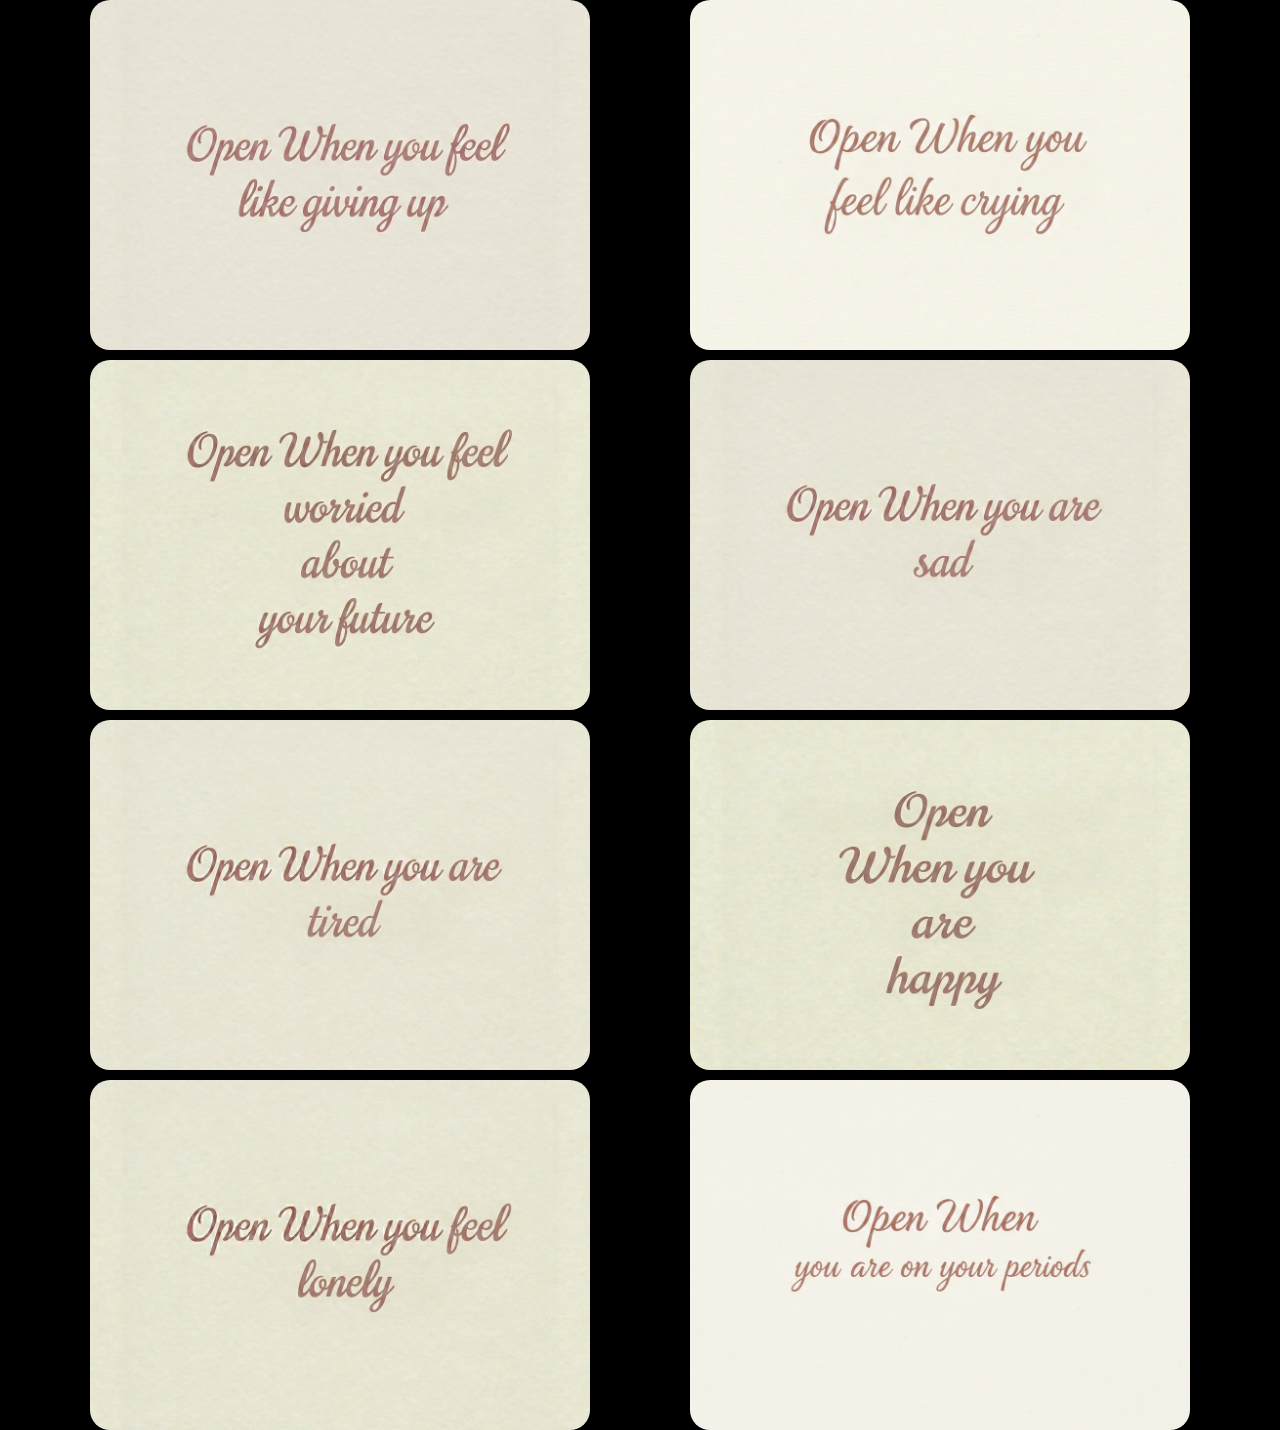
<file: index.html>
<!DOCTYPE html>
<html lang="en">
<head>
    <meta charset="UTF-8">
    <meta name="viewport" content="width=device-width, initial-scale=1.0">
    <title>Document</title>
    <link rel="stylesheet" href="./style.css">
</head>
<body>
   <main>
      <div class="card">
        <img src="1772184382899.png" alt="open when you feel like giving up">
        <div class="bottom">
        </div>
        <div class="letter">
            <div class="lettercontent">
                <h3>Hey Love!</h3>
                <a href="./giving.html" target="_blank">
                <button>Click Here</button>
            </a>
            </div>
        </div>
      </div>








      <div class="card">
        <img src="1772184414930.png" alt="Open when you feel like crying">
        <div class="bottom">
            
        </div>
        <div class="letter">
            <div class="lettercontent">
                <h3>Hey Love!</h3>
                <a href="./crying.html" target="_blank">
                <button>Click Here</button>
            </a>
                
            </div>
        </div>
      </div>







      <div class="card">
        <img src="1772184316194.png" alt="Open when you feel worried about your future">
        <div class="bottom">
            
        </div>
        <div class="letter">
            <div class="lettercontent">
                <h3>Hey Love!</h3>
                <a href="./worried.html" target="_blank">
                <button>Click Here</button>
            </a>
                
            </div>
        </div>
      </div>







      <div class="card">
        <img src="1772184363094.png" alt="open when you are sad">
        <div class="bottom">
           
        </div>
        <div class="letter">
            <div class="lettercontent">
                <h3>Hey Love!</h3>
                <a href="./sad.html" target="_blank">
                    <button>Click Here</button>
                </a>
            </div>
        </div>
      </div>






      <div class="card">
        <img src="1772184347523.png" alt="open when you are tired">
        <div class="bottom">
          
        </div>
        <div class="letter">
            <div class="lettercontent">
                <h3>Hey Love!</h3>
                <a href="./tired.html" target="_blank">
                    <button>Click Here</button>
                </a>
            </div>
        </div>
      </div>






      <div class="card">
        <img src="1772185544866.png" alt="open when you are happy">
        <div class="bottom">
        </div>
        <div class="letter">
            <div class="lettercontent">
                <h3>Hey Love!</h3>
                <a href="./happy.html" target="_blank">
                    <button>Click Here</button>
                </a>
            </div>
        </div>
      </div>





      <div class="card">
        <img src="1772184332953.png" alt="open when you feel lonely">
        <div class="bottom">
        </div>
        <div class="letter">
            <div class="lettercontent">
                <h3>Hey Love!</h3>
                <a href="./lonely.html">
                    <button>Click Here</button>
                </a>
            </div>
        </div>
      </div>

      <div class="card">
        <img src="Gemini_Generated_Image_ongn16ongn16ongn.png" alt="open when you are on your period">
        <div class="bottom">
        </div>
        <div class="letter">
            <div class="lettercontent">
                <h3>Hey Love!</h3>
                <a href="./period.html" target="_blank">
                    <button>Click Here</button>
                </a>
            </div>
        </div>
      </div>

     
    
    
    

   </main>
</body>

</html>
</file>
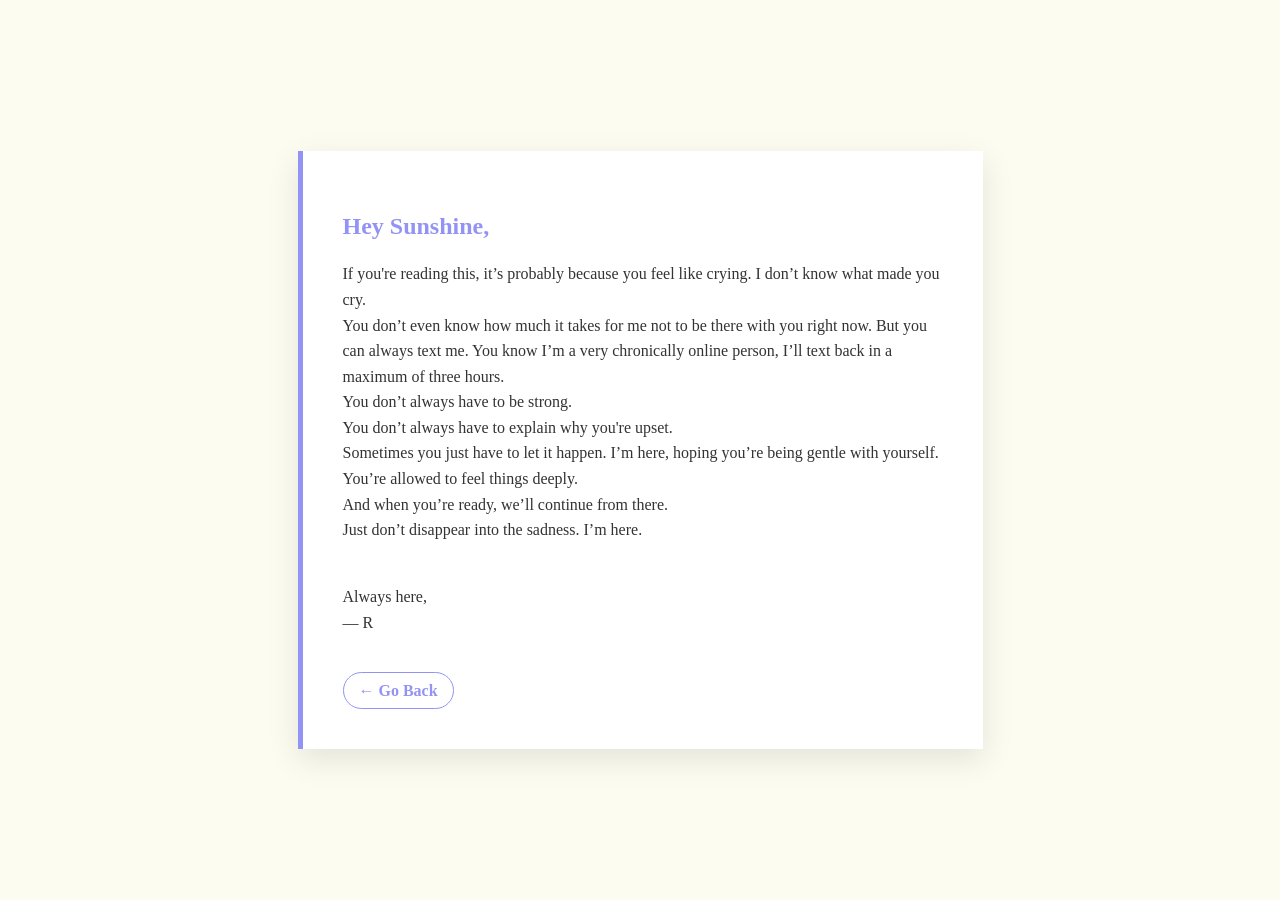
<file: crying.html>
<!DOCTYPE html>
<html lang="en">
<head>
    <meta charset="UTF-8">
    <meta name="viewport" content="width=device-width, initial-scale=1.0">
    <title>A Letter for You</title>
    <style>
        body {
            background-color: #fdfcf0; /* Paper-like color */
            display: flex;
            justify-content: center;
            align-items: center;
            min-height: 100vh;
            margin: 0;
            font-family: 'Georgia', serif;
        }
        .letter-paper {
            background: white;
            width: 80%;
            max-width: 600px;
            padding: 40px;
            box-shadow: 0 10px 30px rgba(0,0,0,0.1);
            border-left: 5px solid rgb(147, 147, 245); /* Matches your button color */
            line-height: 1.6;
            color: #333;
        }
        h1 { color: rgb(147, 147, 245); font-size: 1.5rem; }
        .back-btn {
            display: inline-block;
            margin-top: 20px;
            text-decoration: none;
            color: rgb(147, 147, 245);
            font-weight: bold;
            border: 1px solid rgb(147, 147, 245);
            padding: 5px 15px;
            border-radius: 20px;
        }
    </style>
</head>
<body>
    <div class="letter-paper">
        <h1>Hey Sunshine,</h1>
        <p>
            If you're reading this, it’s probably because you feel like crying.
I don’t know what made you cry. <br>
You don’t even know how much it takes for me not to be there with you right now.
But you can always text me. You know I’m a very chronically online person, I’ll text back in a maximum of three hours. <br>
You don’t always have to be strong. <br>
You don’t always have to explain why you're upset. <br>
Sometimes you just have to let it happen.
I’m here, hoping you’re being gentle with yourself.
You’re allowed to feel things deeply. <br>
And when you’re ready, we’ll continue from there. <br>
Just don’t disappear into the sadness.
I’m here.
            <br><br>
          
        </p>
        <p>Always here,<br>— R</p>
        
        <a href="index.html" class="back-btn">← Go Back</a>
    </div>
</body>
</html>
</file>
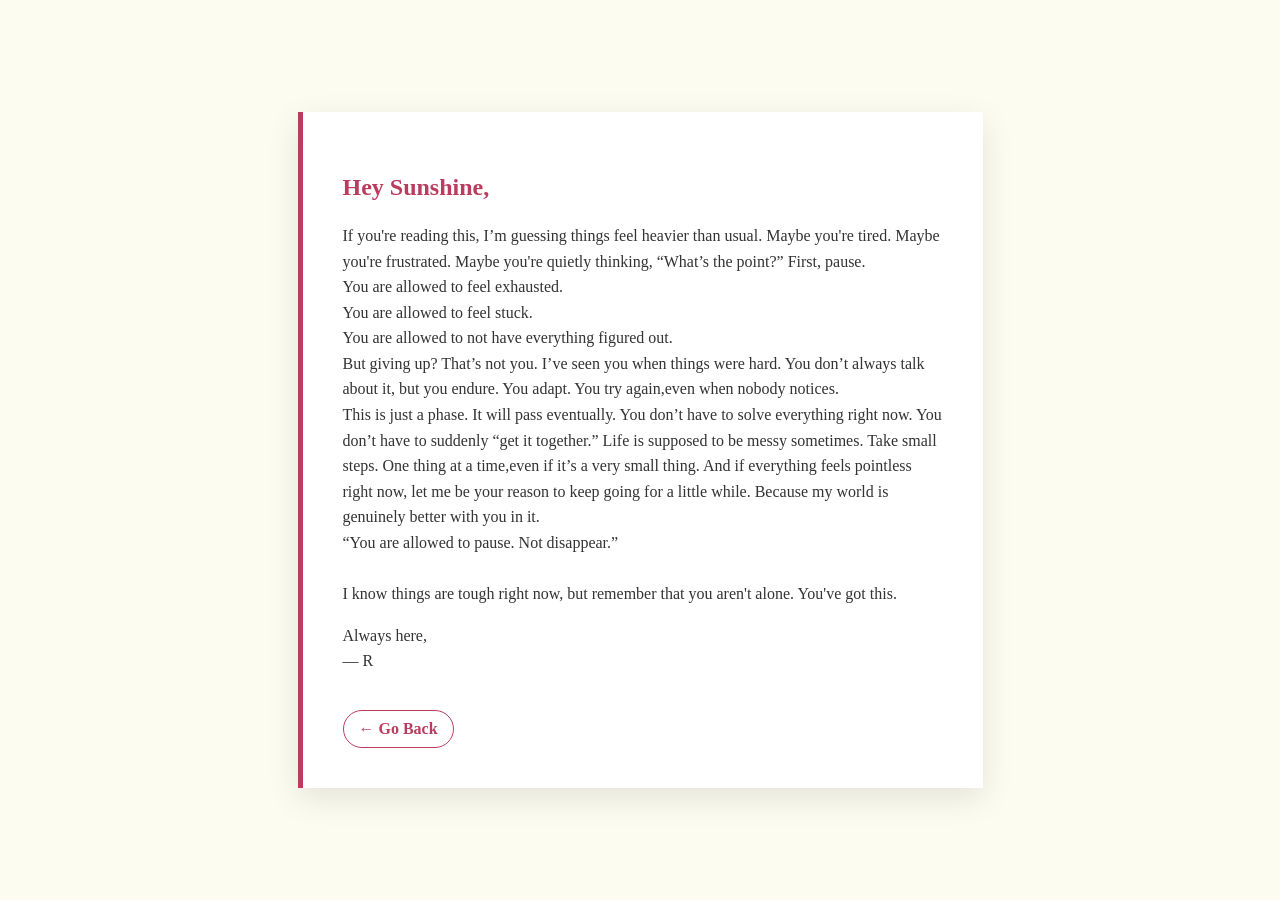
<file: giving.html>
<!DOCTYPE html>
<html lang="en">
<head>
    <meta charset="UTF-8">
    <meta name="viewport" content="width=device-width, initial-scale=1.0">
    <title>A Letter for You</title>
    <style>
        body {
            background-color: #fdfcf0; /* Paper-like color */
            display: flex;
            justify-content: center;
            align-items: center;
            min-height: 100vh;
            margin: 0;
            font-family: 'Georgia', serif;
        }
        .letter-paper {
            background: white;
            width: 80%;
            max-width: 600px;
            padding: 40px;
            box-shadow: 0 10px 30px rgba(0,0,0,0.1);
            border-left: 5px solid #bb3c5e; /* Matches your button color */
            line-height: 1.6;
            color: #333;
        }
        h1 { color: #bb3c5e; font-size: 1.5rem; }
        .back-btn {
            display: inline-block;
            margin-top: 20px;
            text-decoration: none;
            color: #bb3c5e;
            font-weight: bold;
            border: 1px solid #bb3c5e;
            padding: 5px 15px;
            border-radius: 20px;
        }
    </style>
</head>
<body>
    <div class="letter-paper">
        <h1>Hey Sunshine,</h1>
        <p>
        
If you're reading this, I’m guessing things feel heavier than usual.
Maybe you're tired. Maybe you're frustrated. Maybe you're quietly thinking, “What’s the point?”
First, pause. <br>
You are allowed to feel exhausted. <br>
You are allowed to feel stuck. <br>
You are allowed to not have everything figured out. <br>
But giving up? That’s not you.
I’ve seen you when things were hard. You don’t always talk about it, but you endure. You adapt. You try again,even when nobody notices. <br>
This is just a phase. It will pass eventually.
You don’t have to solve everything right now.
You don’t have to suddenly “get it together.”
Life is supposed to be messy sometimes.
Take small steps. One thing at a time,even if it’s a very small thing.
And if everything feels pointless right now, let me be your reason to keep going for a little while.
Because my world is genuinely better with you in it.
<br>
“You are allowed to pause. Not disappear.”
            <br><br>
            I know things are tough right now, but remember that you aren't alone. 
            You've got this.
        </p>
        <p>Always here,<br>— R</p>
        
        <a href="index.html" class="back-btn">← Go Back</a>
    </div>
</body>
</html>
</file>
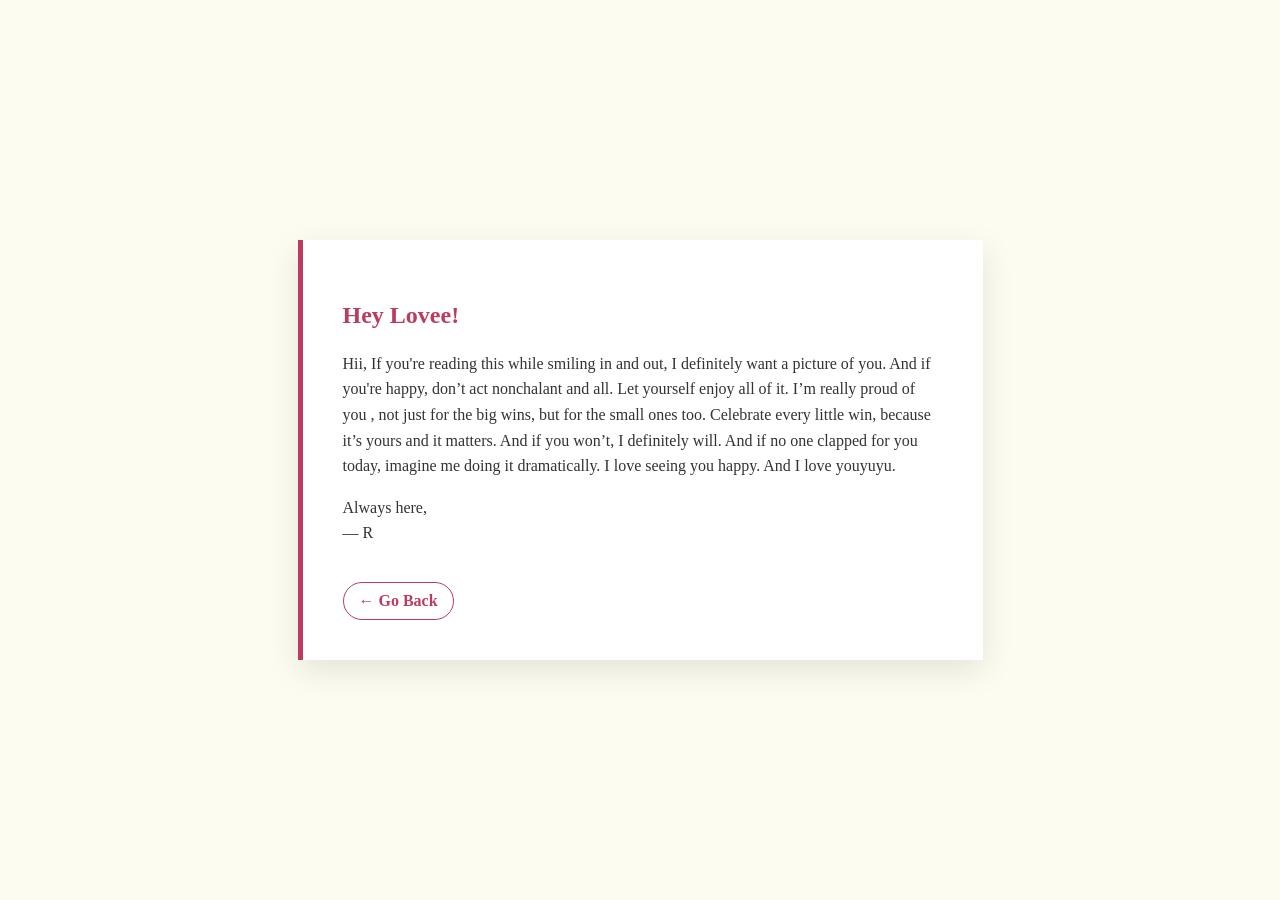
<file: happy.html>
<!DOCTYPE html>
<html lang="en">
<head>
    <meta charset="UTF-8">
    <meta name="viewport" content="width=device-width, initial-scale=1.0">
    <title>A Letter for You</title>
    <style>
        body {
            background-color: #fdfcf0; /* Paper-like color */
            display: flex;
            justify-content: center;
            align-items: center;
            min-height: 100vh;
            margin: 0;
            font-family: 'Georgia', serif;
        }
        .letter-paper {
            background: white;
            width: 80%;
            max-width: 600px;
            padding: 40px;
            box-shadow: 0 10px 30px rgba(0,0,0,0.1);
            border-left: 5px solid #bb3c5e; /* Matches your button color */
            line-height: 1.6;
            color: #333;
        }
        h1 { color: #bb3c5e; font-size: 1.5rem; }
        .back-btn {
            display: inline-block;
            margin-top: 20px;
            text-decoration: none;
            color: #bb3c5e;
            font-weight: bold;
            border: 1px solid ;
            padding: 5px 15px;
            border-radius: 20px;
        }
    </style>
</head>
<body>
    <div class="letter-paper">
        <h1>Hey Lovee!</h1>
        <p>
            Hii,
            If you're reading this while smiling in and out, I definitely want a picture of you.
            And if you're happy, don’t act nonchalant and all. Let yourself enjoy all of it.
            I’m really proud of you , not just for the big wins, but for the small ones too.
            Celebrate every little win, because it’s yours and it matters. And if you won’t, I definitely will.
            And if no one clapped for you today, imagine me doing it dramatically.
            I love seeing you happy.
            And I love youyuyu.
        </p>
        <p>Always here,<br>— R</p>
        
        <a href="index.html" class="back-btn">← Go Back</a>
    </div>
</body>
</html>
</file>
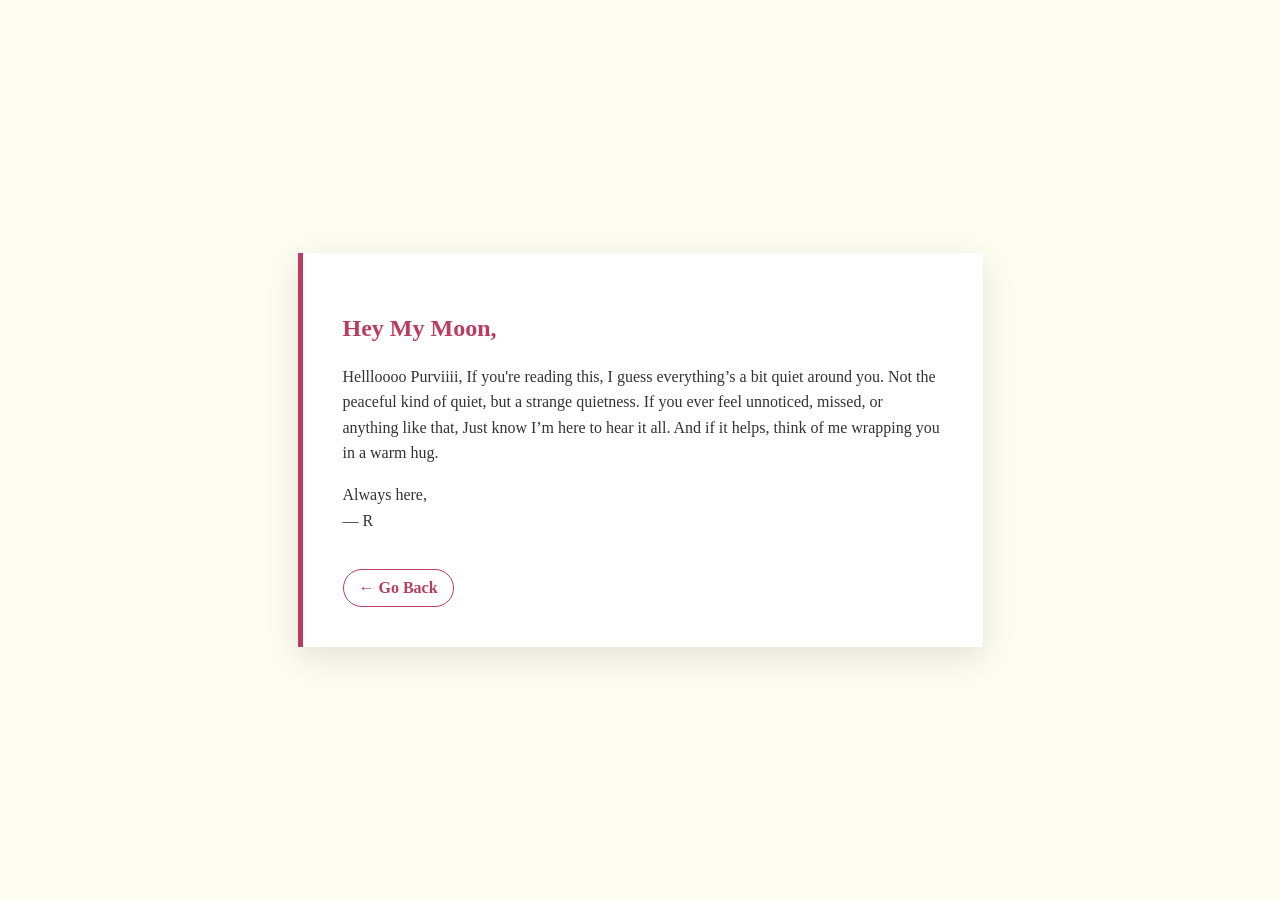
<file: lonely.html>
<!DOCTYPE html>
<html lang="en">
<head>
    <meta charset="UTF-8">
    <meta name="viewport" content="width=device-width, initial-scale=1.0">
    <title>A Letter for You</title>
    <style>
        body {
            background-color: #fdfcf0; /* Paper-like color */
            display: flex;
            justify-content: center;
            align-items: center;
            min-height: 100vh;
            margin: 0;
            font-family: 'Georgia', serif;
        }
        .letter-paper {
            background: white;
            width: 80%;
            max-width: 600px;
            padding: 40px;
            box-shadow: 0 10px 30px rgba(0,0,0,0.1);
            border-left: 5px solid #bb3c5e; /* Matches your button color */
            line-height: 1.6;
            color: #333;
        }
        h1 { color: #bb3c5e; font-size: 1.5rem; }
        .back-btn {
            display: inline-block;
            margin-top: 20px;
            text-decoration: none;
            color: #bb3c5e;
            font-weight: bold;
            border: 1px solid #bb3c5e;
            padding: 5px 15px;
            border-radius: 20px;
        }
    </style>
</head>
<body>
    <div class="letter-paper">
        <h1>Hey My Moon,</h1>
        <p>
            Hellloooo Purviiii,
If you're reading this, I guess everything’s a bit quiet around you.
Not the peaceful kind of quiet, but a strange quietness.
If you ever feel unnoticed, missed, or anything like that,
Just know I’m here to hear it all.
And if it helps, think of me wrapping you in a warm hug.
        </p>
        <p>Always here,<br>— R</p>
        
        <a href="index.html" class="back-btn">← Go Back</a>
    </div>
</body>
</html>
</file>
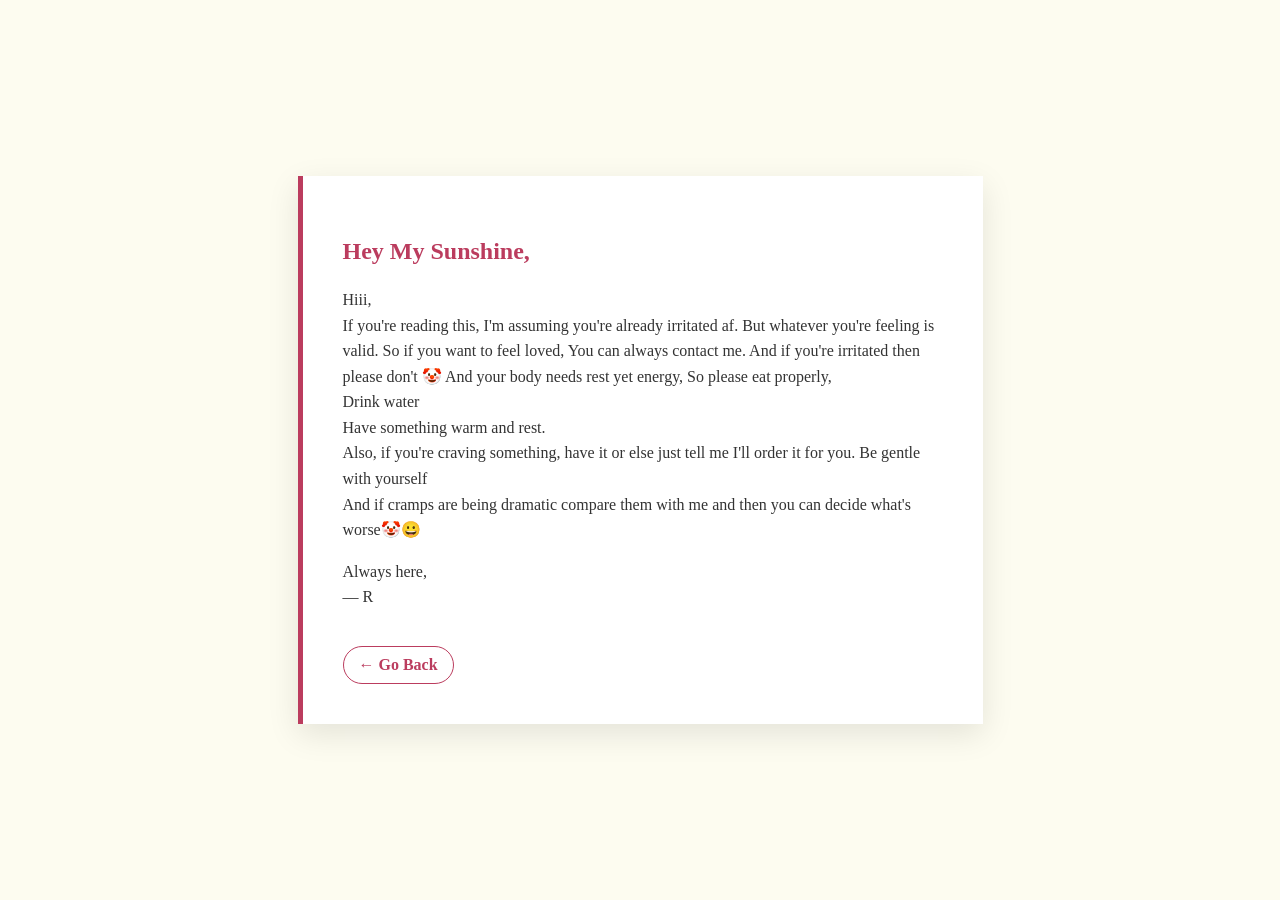
<file: period.html>
<!DOCTYPE html>
<html lang="en">
<head>
    <meta charset="UTF-8">
    <meta name="viewport" content="width=device-width, initial-scale=1.0">
    <title>A Letter for You</title>
    <style>
        body {
            background-color: #fdfcf0; /* Paper-like color */
            display: flex;
            justify-content: center;
            align-items: center;
            min-height: 100vh;
            margin: 0;
            font-family: 'Georgia', serif;
        }
        .letter-paper {
            background: white;
            width: 80%;
            max-width: 600px;
            padding: 40px;
            box-shadow: 0 10px 30px rgba(0,0,0,0.1);
            border-left: 5px solid #bb3c5e; /* Matches your button color */
            line-height: 1.6;
            color: #333;
        }
        h1 { color: #bb3c5e; font-size: 1.5rem; }
        .back-btn {
            display: inline-block;
            margin-top: 20px;
            text-decoration: none;
            color: #bb3c5e;
            font-weight: bold;
            border: 1px solid #bb3c5e;
            padding: 5px 15px;
            border-radius: 20px;
        }
    </style>
</head>
<body>
    <div class="letter-paper">
        <h1>Hey My Sunshine,</h1>
        <p>
            Hiii, <br>
If you're reading this, I'm assuming you're already irritated af.
But whatever you're feeling is valid.
So if you want to feel loved,
You can always contact me.
And if you're irritated then please don't 🤡
And your body needs rest yet energy,
So please eat properly, <br>
Drink water <br>
Have something warm and rest. <br>
Also, if you're craving something, have it or else just tell me I'll order it for you.
Be gentle with yourself <br>
And if cramps are being dramatic compare them with me and then you can decide what's worse🤡😀
        </p>
        <p>Always here,<br>— R</p>
        
        <a href="index.html" class="back-btn">← Go Back</a>
    </div>



</body>
</html>
</file>
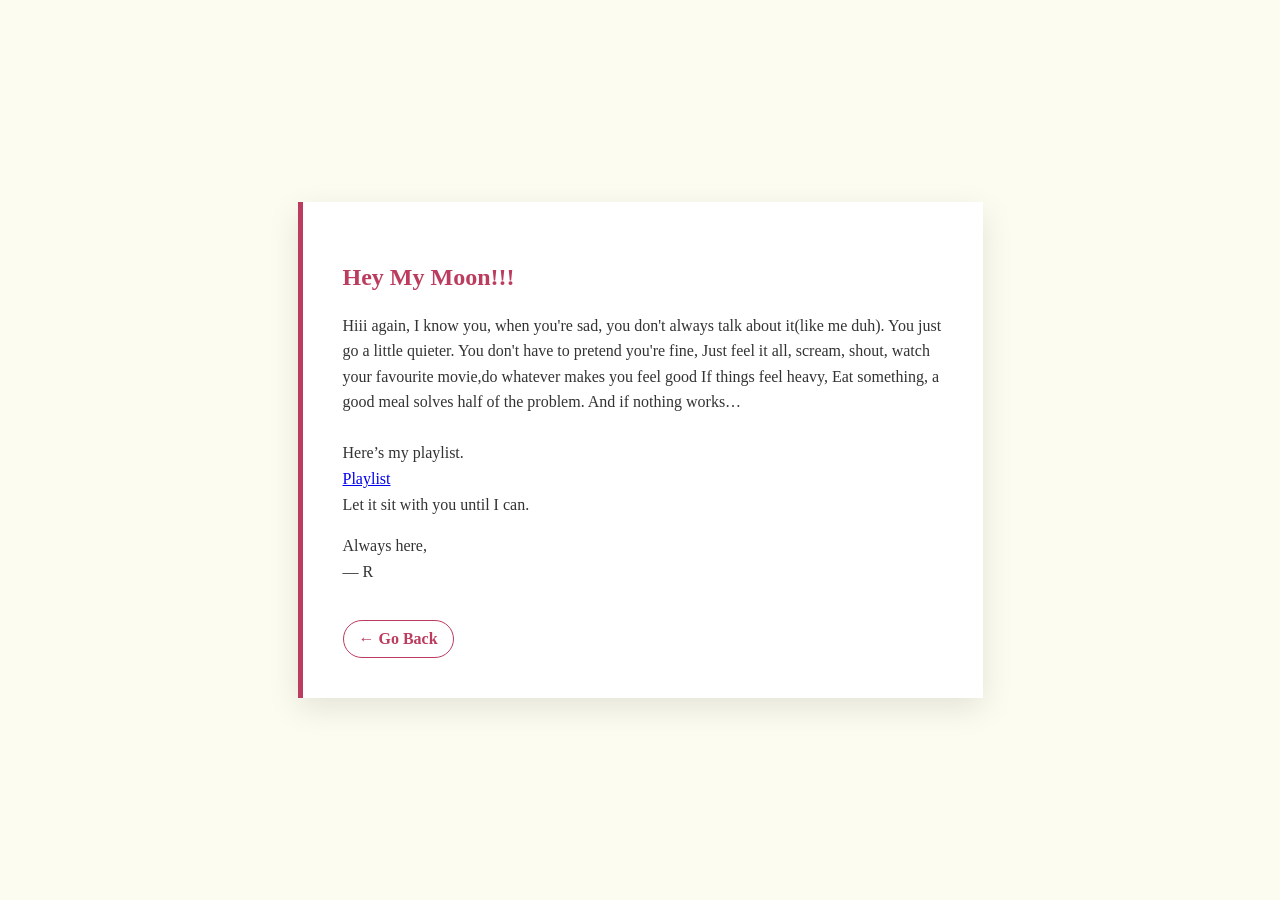
<file: sad.html>
<!DOCTYPE html>
<html lang="en">
<head>
    <meta charset="UTF-8">
    <meta name="viewport" content="width=device-width, initial-scale=1.0">
    <title>A Letter for You</title>
    <style>
        body {
            background-color: #fdfcf0; /* Paper-like color */
            display: flex;
            justify-content: center;
            align-items: center;
            min-height: 100vh;
            margin: 0;
            font-family: 'Georgia', serif;
        }
        .letter-paper {
            background: white;
            width: 80%;
            max-width: 600px;
            padding: 40px;
            box-shadow: 0 10px 30px rgba(0,0,0,0.1);
            border-left: 5px solid #bb3c5e; /* Matches your button color */
            line-height: 1.6;
            color: #333;
        }
        h1 { color: #bb3c5e; font-size: 1.5rem; }
        .back-btn {
            display: inline-block;
            margin-top: 20px;
            text-decoration: none;
            color: #bb3c5e;
            font-weight: bold;
            border: 1px solid #bb3c5e;
            padding: 5px 15px;
            border-radius: 20px;
        }
    </style>
</head>
<body>
    <div class="letter-paper">
        <h1>Hey My Moon!!!</h1>
        <p>
            Hiii again,
I know you, when you're sad, you don't always talk about it(like me duh). You just go a little quieter.
You don't have to pretend you're fine,
Just feel it all, scream, shout, watch your favourite movie,do whatever makes you feel good
If things feel heavy,
Eat something, a good meal solves half of the problem.
And if nothing works…


            <br><br>
            Here’s my playlist. <br>
            <a href="https://open.spotify.com/playlist/7nxQP5IW3MqihU1ojV6U3D?si=4c6b22053d464459" target="_blank" >Playlist</a> <br>
            
            Let it sit with you until I can.
        </p>
        <p>Always here,<br>— R</p>
        
        <a href="index.html" class="back-btn">← Go Back</a>
    </div>
</body>
</html>
</file>
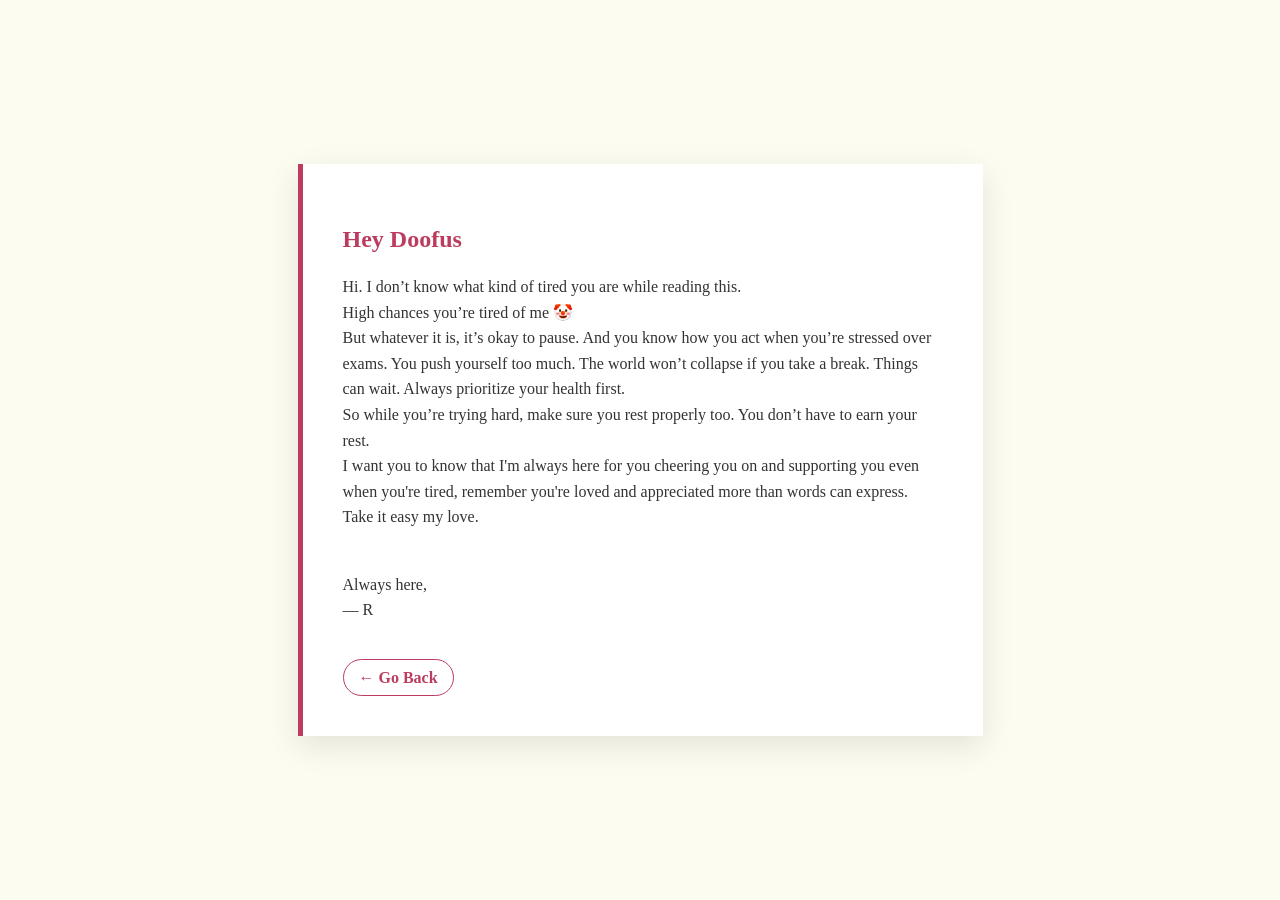
<file: tired.html>
<!DOCTYPE html>
<html lang="en">
<head>
    <meta charset="UTF-8">
    <meta name="viewport" content="width=device-width, initial-scale=1.0">
    <title>A Letter for You</title>
    <style>
        body {
            background-color: #fdfcf0; /* Paper-like color */
            display: flex;
            justify-content: center;
            align-items: center;
            min-height: 100vh;
            margin: 0;
            font-family: 'Georgia', serif;
        }
        .letter-paper {
            background: white;
            width: 80%;
            max-width: 600px;
            padding: 40px;
            box-shadow: 0 10px 30px rgba(0,0,0,0.1);
            border-left: 5px solid #bb3c5e; /* Matches your button color */
            line-height: 1.6;
            color: #333;
        }
        h1 { color: #bb3c5e; font-size: 1.5rem; }
        .back-btn {
            display: inline-block;
            margin-top: 20px;
            text-decoration: none;
            color: #bb3c5e;
            font-weight: bold;
            border: 1px solid #bb3c5e;
            padding: 5px 15px;
            border-radius: 20px;
        }
    </style>
</head>
<body>
    <div class="letter-paper">
        <h1>Hey Doofus</h1>
        <p>
            Hi.
I don’t know what kind of tired you are while reading this. <br>
High chances you’re tired of me 🤡 <br>
But whatever it is, it’s okay to pause.
And you know how you act when you’re stressed over exams. You push yourself too much.
The world won’t collapse if you take a break. Things can wait.
Always prioritize your health first. <br>
So while you’re trying hard, make sure you rest properly too.
You don’t have to earn your rest. <br>
I want you to know that I'm always here for you cheering you on and supporting you even when you're tired, remember you're loved and appreciated more than words can express.
Take it easy my love.
            <br><br>
            </p>
        
        <p>Always here,<br>— R</p>
        
        <a href="index.html" class="back-btn">← Go Back</a>
    </div>
</body>
</html>
</file>
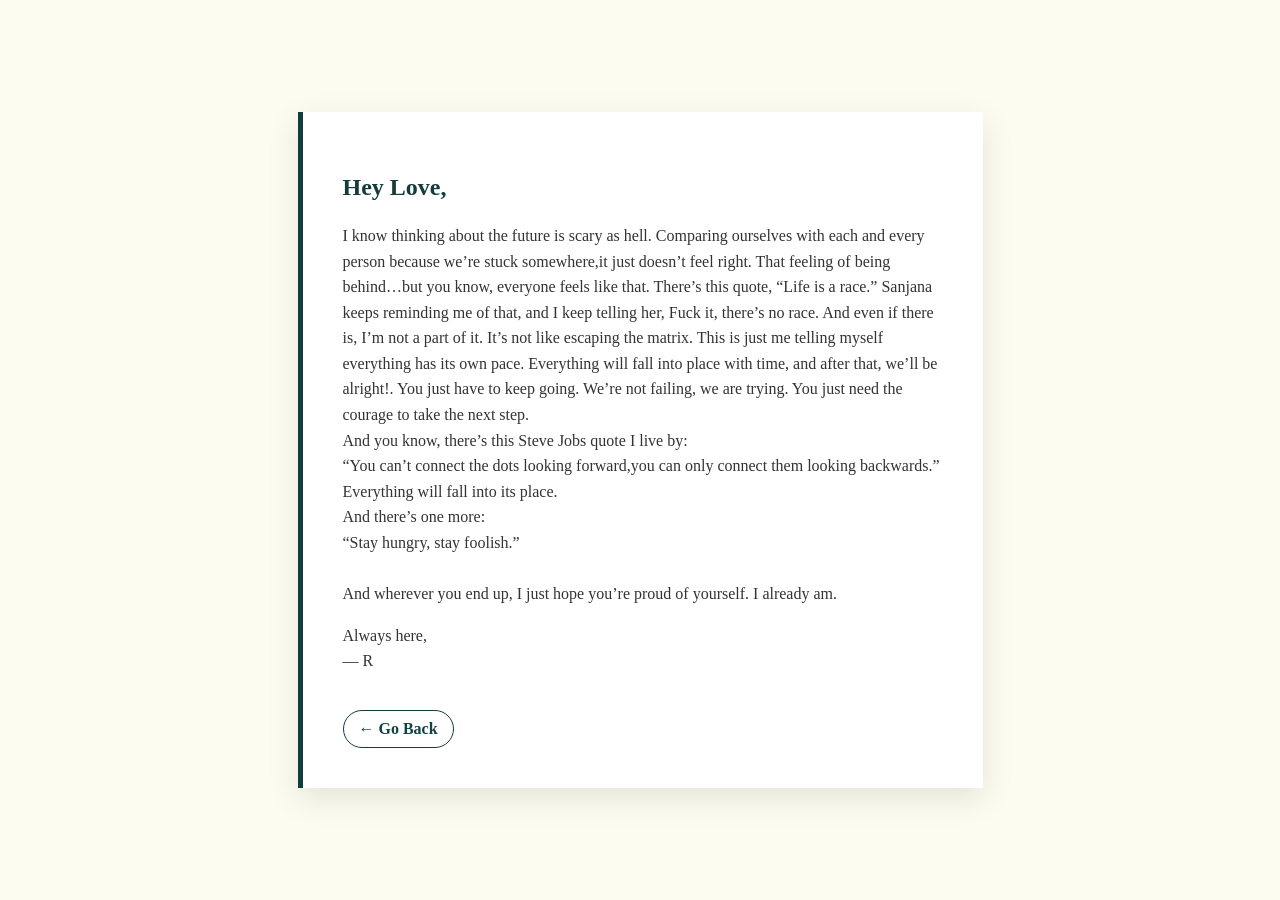
<file: worried.html>
<!DOCTYPE html>
<html lang="en">
<head>
    <meta charset="UTF-8">
    <meta name="viewport" content="width=device-width, initial-scale=1.0">
    <title>A Letter for You</title>
    <style>
        body {
            background-color: #fdfcf0; /* Paper-like color */
            display: flex;
            justify-content: center;
            align-items: center;
            min-height: 100vh;
            margin: 0;
            font-family: 'Georgia', serif;
        }
        .letter-paper {
            background: white;
            width: 80%;
            max-width: 600px;
            padding: 40px;
            box-shadow: 0 10px 30px rgba(0,0,0,0.1);
            border-left: 5px solid rgb(17, 61, 61); /* Matches your button color */
            line-height: 1.6;
            color: #333;
        }
        h1 { color: rgb(21, 60, 60); font-size: 1.5rem; }
        .back-btn {
            display: inline-block;
            margin-top: 20px;
            text-decoration: none;
            color: rgb(17, 66, 66);
            font-weight: bold;
            border: 1px solid rgb(17, 61, 61);
            padding: 5px 15px;
            border-radius: 20px;
        }
    </style>
</head>
<body>
    <div class="letter-paper">
        <h1>Hey Love,</h1>
        <p>
            I know thinking about the future is scary as hell.
Comparing ourselves with each and every person because we’re stuck somewhere,it just doesn’t feel right.
That feeling of being behind…but you know, everyone feels like that. There’s this quote, “Life is a race.” Sanjana keeps reminding me of that, and I keep telling her, Fuck it, there’s no race. And even if there is, I’m not a part of it.
It’s not like escaping the matrix. This is just me telling myself everything has its own pace. Everything will fall into place with time, and after that, we’ll be alright!.
You just have to keep going.
We’re not failing, we are trying.
You just need the courage to take the next step. <br>
And you know, there’s this Steve Jobs quote I live by: <br>
“You can’t connect the dots looking forward,you can only connect them looking backwards.”
<br>
Everything will fall into its place.
<br>
And there’s one more:
<br>
“Stay hungry, stay foolish.”

            <br><br>
            And wherever you end up, I just hope you’re proud of yourself.
I already am.
        </p>
        <p>Always here,<br>— R</p>
        
        <a href="index.html" class="back-btn">← Go Back</a>
    </div>
</body>
</html>
</file>
<file: style.css>
*{
  margin: 0;
  padding: 0;
  box-sizing: border-box;
}
html, body { height: 100%;
width: 100%;}



main{min-height: 100vh;
  width: 100%;
  display: flex;
  flex-direction: row;
  flex-wrap: wrap;
  justify-content: space-evenly;
  gap: 10px;
  background-color: black;
}
  

  .card { height: 350px;
         width: 500px;
         background-color: rgb(32, 14, 18);
         position: relative;
         border-radius: 20px;
         overflow: hidden;
  }
  .card img{ height: 100%;
  width: 100%;
  object-fit: cover;
  object-position: center;
  transition: transform 0.5s ease;
  }
  .card:hover img{transform: scale(1.1);}
  
  .bottom{ height: 40%;
  width: 100%;
  background: linear-gradient(transparent,black )   ;
  text-align: center;
  padding: 20px;
  font-size: medium;
  position: absolute;
  bottom: -100%;
  transition: all ease 1s;}
  .bottom p {
      color: white;
  }
  .card:hover .bottom{
      bottom: 0%;
  
  }

  .letter {
    position: absolute;
    top: 0;
    left: 0;
    width: 100%;
    height: 100%;
    background-color: rgba(0, 0, 0, 0.8); /* Dark overlay to make text pop */
    display: flex;
    flex-direction: column;
    align-items: center;
    justify-content: center;
    gap: 15px;
    
    /* Initial State: Hidden */
    opacity: 0;
    transition: all 0.5s ease;
    z-index: 10;
  }
  
  .letter h3 {
    color: white;
    font-family: 'Times New Roman', Times, serif;
    font-size: 1.8rem;
    transform: translateY(-20px);
    transition: transform 0.5s ease;
  }
  
  /* The "Click Here" Button Style */
  .letter button {
    padding: 10px 25px;
    border: none;
    border-radius: 50px;
    background-color: rgb(187, 60, 94);
    color: white;
    font-weight: bold;
    cursor: pointer;
    transition: scale 0.3s ease;
  }
  
  .letter button:hover {
    transform: scale(1.1);
    background-color: white;
    color: rgb(187, 60, 94);
  }
  
  /* Hover Trigger */
  .card:hover .letter {
    opacity: 1;
  }
  
  .card:hover .letter h3 {
    transform: translateY(0);
  }
  





  





  @media (max-width: 600px) {
    .card {
      width: 90%;      /* Takes up most of the phone screen width */
      height: 250px;   /* Makes them a bit shorter so you can see more cards */
    }
  
    main {
      padding: 10px;   /* Reduces space on the sides for small screens */
      gap: 15px;
    }
  }
</file>
